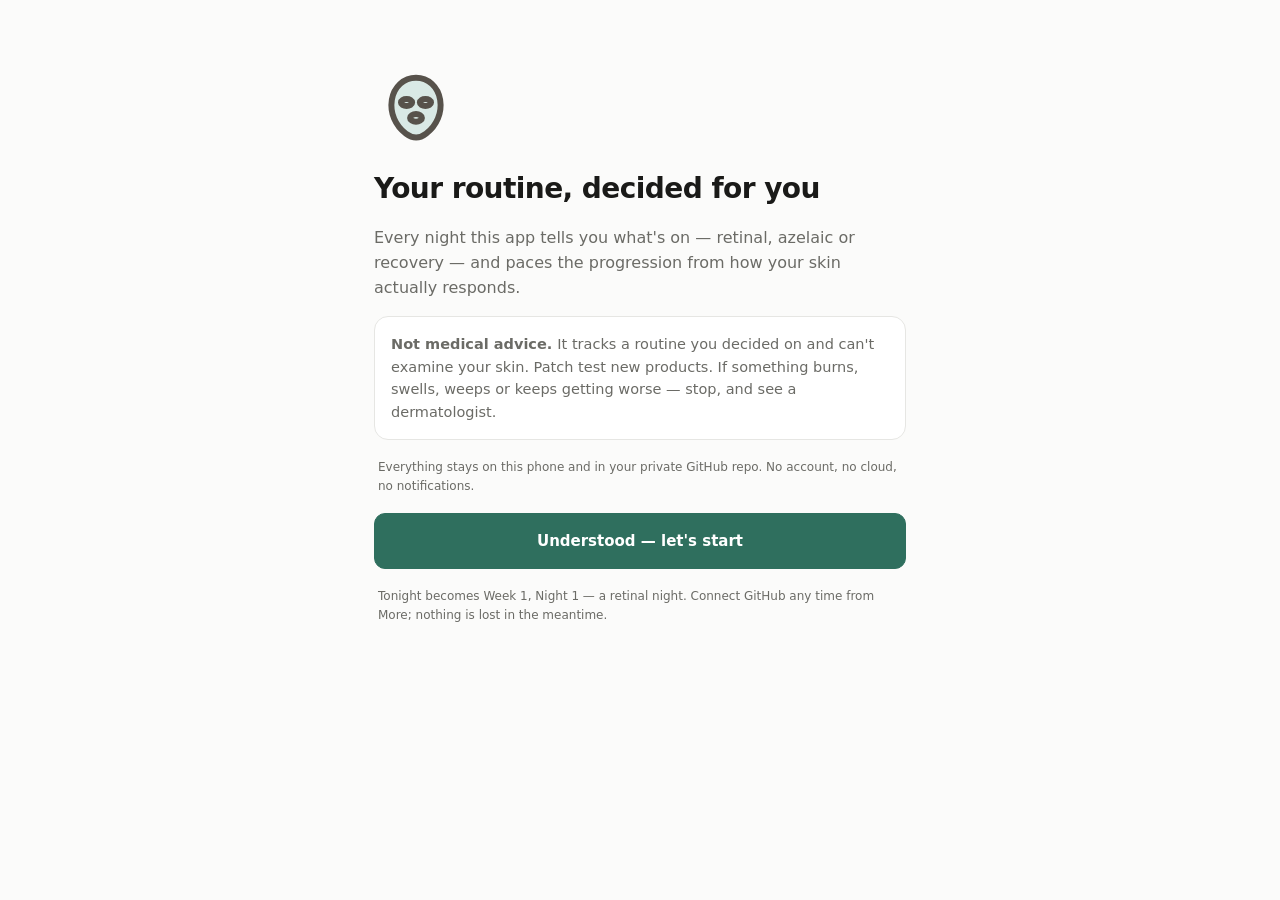
<file: index.html>
<!doctype html>
<html lang="en">
<head>
<meta charset="utf-8">
<meta name="viewport" content="width=device-width, initial-scale=1, viewport-fit=cover, user-scalable=no">
<title>Skincare</title>
<meta name="apple-mobile-web-app-capable" content="yes">
<meta name="apple-mobile-web-app-status-bar-style" content="default">
<meta name="apple-mobile-web-app-title" content="Skincare">
<meta name="theme-color" content="#FBFBFA">
<link rel="manifest" href="manifest.json">
<link rel="apple-touch-icon" href="icons/icon-180.png">
<link rel="icon" href="icons/icon-192.png">
<link rel="stylesheet" href="css/style.css">
</head>
<body>
<div id="app"></div>
<script type="module" src="js/app.js"></script>
</body>
</html>
</file>
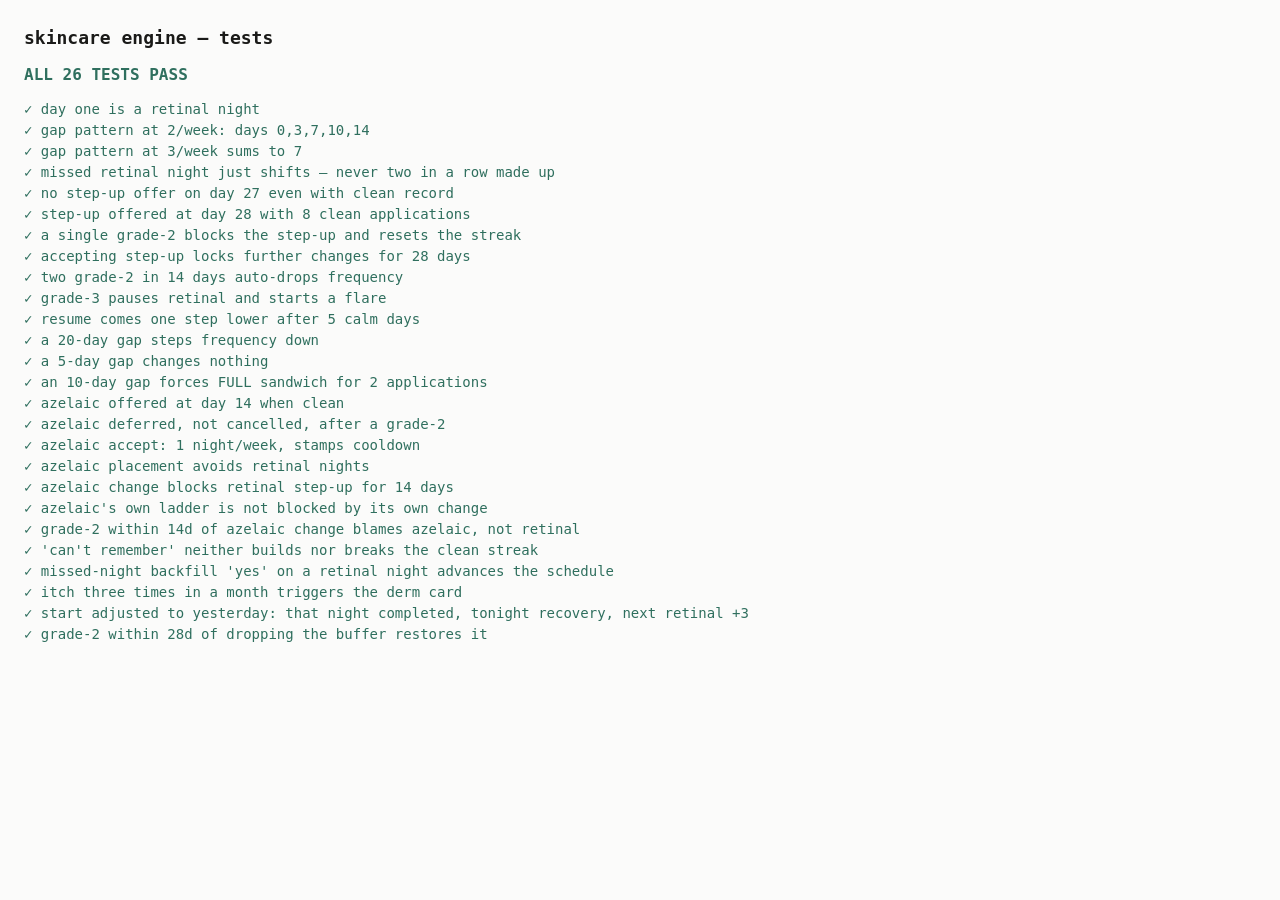
<file: tests.html>
<!doctype html>
<html lang="en">
<head>
<meta charset="utf-8">
<title>Engine tests</title>
<style>
  body { font: 14px/1.5 ui-monospace, monospace; margin: 24px; background: #FBFBFA; color: #1A1A18; }
  .pass { color: #2F6F5E; }
  .fail { color: #A63D3D; font-weight: 700; }
  h1 { font-size: 18px; }
  #summary { font-size: 16px; font-weight: 700; margin: 12px 0; }
</style>
</head>
<body>
<h1>skincare engine — tests</h1>
<div id="summary">running…</div>
<div id="out"></div>
<script type="module">
import { addDays, daysBetween } from "./js/util.js";
import { GAP_PATTERNS, nextRetinalDate, resolveNightType, isAzelaicNight, projectedRetinalSet } from "./js/schedule.js";
import * as E from "./js/engine.js";
import { SEED_STATE } from "./js/seed.js";

const out = document.getElementById("out");
let passes = 0, fails = 0;
function t(name, fn) {
  try {
    fn();
    passes++;
    out.insertAdjacentHTML("beforeend", `<div class="pass">✓ ${name}</div>`);
  } catch (e) {
    fails++;
    out.insertAdjacentHTML("beforeend", `<div class="fail">✗ ${name} — ${e.message}</div>`);
  }
}
function eq(a, b, msg = "") {
  if (JSON.stringify(a) !== JSON.stringify(b)) throw new Error(`${msg} expected ${JSON.stringify(b)}, got ${JSON.stringify(a)}`);
}
function ok(v, msg = "expected truthy") { if (!v) throw new Error(msg); }

const START = "2026-08-04";
function mkState() {
  const s = structuredClone(SEED_STATE);
  s.startDate = START;
  s.retinal.dwellStartDate = START;
  s.lastChange = { retinal: START, azelaic: null };
  return s;
}

// Simulate a completed night with a check-in of the given grade.
function doNight(state, nights, date, grade = 0, flags = []) {
  const { type } = resolveNightType(state, date);
  const night = { type, status: "completed", steps: [], checkIn: null };
  nights[date] = night;
  if (type === "retinal") E.onRetinalCompleted(state, date);
  const feel = grade === 0 ? "fine" : grade === 1 ? "dry" : "irritated";
  const g = E.gradeCheckIn(feel, grade >= 3 ? (flags.length ? flags : ["itchy"]) : []);
  night.checkIn = { grade: g.grade, label: g.label, flags: grade >= 3 ? (flags.length ? flags : ["itchy"]) : [], zones: [], triggers: [] };
  return E.applyCheckIn(state, nights, date, night.checkIn);
}

// Run n consecutive days from START, grade fn(date, i) -> grade or null to skip night entirely
function run(state, nights, days, gradeFn = () => 0) {
  for (let i = 0; i < days; i++) {
    const d = addDays(START, i);
    const g = gradeFn(d, i);
    if (g === null) continue;
    doNight(state, nights, d, g);
  }
  return addDays(START, days - 1);
}

// ---------- schedule ----------
t("day one is a retinal night", () => {
  const s = mkState();
  eq(resolveNightType(s, START).type, "retinal");
});

t("gap pattern at 2/week: days 0,3,7,10,14", () => {
  const s = mkState(), n = {};
  const retinalDays = [];
  for (let i = 0; i < 15; i++) {
    const d = addDays(START, i);
    if (resolveNightType(s, d).type === "retinal") { retinalDays.push(i); doNight(s, n, d, 0); }
    else doNight(s, n, d, 0);
  }
  eq(retinalDays, [0, 3, 7, 10, 14]);
});

t("gap pattern at 3/week sums to 7", () => {
  for (const f of [1, 2, 3, 4, 5, 6]) {
    eq(GAP_PATTERNS[f].reduce((a, b) => a + b, 0), 7, `freq ${f}`);
  }
});

t("missed retinal night just shifts — never two in a row made up", () => {
  const s = mkState(), n = {};
  doNight(s, n, START, 0);           // day 0 retinal
  // skip day 3 entirely (no log); open on day 4:
  const d4 = addDays(START, 4);
  eq(resolveNightType(s, d4).type, "retinal", "overdue retinal fires next open");
  doNight(s, n, d4, 0);
  // next retinal should be d4 + 4 (pattern index moved to gap 4)
  eq(nextRetinalDate(s), addDays(d4, 4));
});

// ---------- R1 step-up ----------
// (azelaic pre-dismissed in these: in real use she answers that card at day 14)
function mkStateNoAz() {
  const s = mkState();
  s.declines = { "azelaic-count": 2 };
  return s;
}

t("no step-up offer on day 27 even with clean record", () => {
  const s = mkStateNoAz(), n = {};
  const last = run(s, n, 27);
  eq(E.computeSuggestion(s, n, last, {})?.id, undefined);
});

t("step-up offered at day 28 with 8 clean applications", () => {
  const s = mkStateNoAz(), n = {};
  const last = run(s, n, 29); // day index 28 = day 29th night
  ok(s.retinal.cleanStreak >= 8, `cleanStreak ${s.retinal.cleanStreak}`);
  const sugg = E.computeSuggestion(s, n, last, {});
  eq(sugg?.id, "step-up");
});

t("a single grade-2 blocks the step-up and resets the streak", () => {
  const s = mkStateNoAz(), n = {};
  const last = run(s, n, 29, (d, i) => (i === 20 ? 2 : 0));
  eq(s.retinal.cleanStreak < 8 || E.computeSuggestion(s, n, last, {})?.id !== "step-up", true);
  const sugg = E.computeSuggestion(s, n, last, {});
  ok(sugg?.id !== "step-up", "should not offer step-up");
});

t("accepting step-up locks further changes for 28 days", () => {
  const s = mkStateNoAz(), n = {};
  const last = run(s, n, 29);
  const sugg = E.computeSuggestion(s, n, last, {});
  E.acceptSuggestion(s, n, last, sugg, "accept");
  eq(s.retinal.freq, 3);
  eq(s.retinal.stepUpLockUntil, addDays(last, 28));
});

// ---------- R4 step-down ----------
t("two grade-2 in 14 days auto-drops frequency", () => {
  const s = mkState(), n = {};
  run(s, n, 20, (d, i) => (i === 10 || i === 15 ? 2 : 0));
  eq(s.retinal.freq, 1);
  eq(s.retinal.phase, "RECOVERY");
  eq(s.retinal.sandwich, "FULL");
});

// ---------- R5 pause/resume ----------
t("grade-3 pauses retinal and starts a flare", () => {
  const s = mkState(), n = {};
  run(s, n, 10, (d, i) => (i === 9 ? 3 : 0));
  eq(s.retinal.phase, "PAUSED");
  eq(s.flare.active, true);
});

t("resume comes one step lower after 5 calm days", () => {
  const s = mkState(), n = {};
  run(s, n, 10, (d, i) => (i === 9 ? 3 : 0));
  const d9 = addDays(START, 9);
  // flare runs 3 days then resolved
  E.flareCheckIn(s, n, addDays(d9, 1), "better");
  E.flareCheckIn(s, n, addDays(d9, 2), "calm");
  E.resolveFlare(s, addDays(d9, 2));
  // five calm recovery nights
  for (let i = 3; i <= 7; i++) doNight(s, n, addDays(d9, i), 0);
  const events = E.tryAutoResume(s, n, addDays(d9, 8));
  ok(events.length > 0, "should resume");
  eq(s.retinal.freq, 1, "resumes at freqAtPause-1 = 1");
  eq(s.retinal.phase, "RECOVERY");
});

// ---------- gaps ----------
t("a 20-day gap steps frequency down", () => {
  const s = mkState(), n = {};
  doNight(s, n, START, 0); // freq 2, day 0 retinal
  const later = addDays(START, 20);
  E.gapAdjustIfNeeded(s, later);
  eq(s.retinal.freq, 1);
  eq(s.retinal.stepUpLockUntil, addDays(later, 14));
});

t("a 5-day gap changes nothing", () => {
  const s = mkState(), n = {};
  doNight(s, n, START, 0);
  E.gapAdjustIfNeeded(s, addDays(START, 5));
  eq(s.retinal.freq, 2);
});

t("an 10-day gap forces FULL sandwich for 2 applications", () => {
  const s = mkState(), n = {};
  doNight(s, n, START, 0);
  E.gapAdjustIfNeeded(s, addDays(START, 10));
  eq(s.retinal.forceFullCount, 2);
  eq(s.retinal.freq, 2);
});

// ---------- R10 azelaic ----------
t("azelaic offered at day 14 when clean", () => {
  const s = mkState(), n = {};
  const last = run(s, n, 15);
  const sugg = E.computeSuggestion(s, n, last, {});
  eq(sugg?.id, "azelaic-unlock");
});

t("azelaic deferred, not cancelled, after a grade-2", () => {
  const s = mkState(), n = {};
  let last = run(s, n, 15, (d, i) => (i === 12 ? 2 : 0));
  ok(E.computeSuggestion(s, n, last, {})?.id !== "azelaic-unlock", "deferred at day 14");
  // 14 clean days after the event → offered again
  for (let i = 15; i < 27; i++) doNight(s, n, addDays(START, i), 0);
  last = addDays(START, 26);
  eq(E.computeSuggestion(s, n, last, {})?.id, "azelaic-unlock");
});

t("azelaic accept: 1 night/week, stamps cooldown", () => {
  const s = mkState(), n = {};
  const last = run(s, n, 15);
  const sugg = E.computeSuggestion(s, n, last, {});
  E.acceptSuggestion(s, n, last, sugg, "accept");
  eq(s.azelaic.active, true);
  eq(s.azelaic.freq, 1);
  eq(s.lastChange.azelaic, last);
});

t("azelaic placement avoids retinal nights", () => {
  const s = mkState(), n = {};
  const last = run(s, n, 15);
  E.acceptSuggestion(s, n, last, E.computeSuggestion(s, n, last, {}), "accept");
  // over the next 7 days, azelaic night must not collide with projected retinal
  let azCount = 0;
  for (let i = 0; i < 7; i++) {
    const d = addDays(last, i + 1);
    if (isAzelaicNight(s, d)) {
      azCount++;
      const ret = projectedRetinalSet(s, d, d);
      ok(!ret.has(d), `azelaic on retinal night ${d}`);
    }
  }
  ok(azCount >= 1, "azelaic scheduled at least once a week");
});

// ---------- cooldown serialization ----------
t("azelaic change blocks retinal step-up for 14 days", () => {
  const s = mkState(), n = {};
  let last = run(s, n, 15);
  E.acceptSuggestion(s, n, last, E.computeSuggestion(s, n, last, {}), "accept"); // azelaic day 14
  // run clean through day 29 (dwell 28 + streak 8 satisfied)
  for (let i = 15; i < 29; i++) doNight(s, n, addDays(START, i), 0);
  last = addDays(START, 28);
  const sugg = E.computeSuggestion(s, n, last, {});
  ok(sugg?.id !== "step-up", `step-up must be cooldown-blocked, got ${sugg?.id}`);
});

t("azelaic's own ladder is not blocked by its own change", () => {
  const s = mkState(), n = {};
  let last = run(s, n, 15);
  E.acceptSuggestion(s, n, last, E.computeSuggestion(s, n, last, {}), "accept"); // day 14, anchored day 15, freq 1
  for (let i = 15; i <= 22; i++) doNight(s, n, addDays(START, i), 0);
  last = addDays(START, 22); // 7 days after the day-15 anchor
  const sugg = E.computeSuggestion(s, n, last, {});
  eq(sugg?.id, "azelaic-step", "1→2 step due after 7 clean days");
});

// ---------- attribution R12 ----------
t("grade-2 within 14d of azelaic change blames azelaic, not retinal", () => {
  const s = mkState(), n = {};
  let last = run(s, n, 15);
  E.acceptSuggestion(s, n, last, E.computeSuggestion(s, n, last, {}), "accept");
  // bump azelaic to 2 (day 22 — the ladder anchors on day 15)
  for (let i = 15; i <= 22; i++) doNight(s, n, addDays(START, i), 0);
  last = addDays(START, 22);
  E.acceptSuggestion(s, n, last, E.computeSuggestion(s, n, last, {}), "accept");
  eq(s.azelaic.freq, 2);
  const fBefore = s.retinal.freq;
  // grade-2 two days later
  doNight(s, n, addDays(START, 24), 2);
  eq(s.azelaic.freq, 1, "azelaic dropped");
  eq(s.retinal.freq, fBefore, "retinal untouched");
});

// ---------- unknown neutrality ----------
t("'can't remember' neither builds nor breaks the clean streak", () => {
  const s = mkState(), n = {};
  run(s, n, 10);
  const streak = s.retinal.cleanStreak;
  n[addDays(START, 10)] = { type: "recovery", status: "unknown", backfilled: true };
  // no applyCheckIn for unknown nights; verify streak unchanged and suggestion logic unaffected
  eq(s.retinal.cleanStreak, streak);
});

// ---------- missed nights ----------
t("missed-night backfill 'yes' on a retinal night advances the schedule", () => {
  const s = mkState(), n = {};
  s.lastOpenedDate = START;
  doNight(s, n, START, 0);
  // she never opens the app on day 3 (retinal) or day 4; opens day 5
  const d5 = addDays(START, 5);
  const missed = E.missedNightDates(s, n, d5);
  ok(missed.includes(addDays(START, 3)), "day 3 in missed list");
  const entry = E.answerMissedNight(s, n, addDays(START, 3), "yes", "retinal");
  eq(entry.status, "completed");
  eq(s.retinal.lastRetinalDate, addDays(START, 3));
});

// ---------- escalation ----------
t("itch three times in a month triggers the derm card", () => {
  const s = mkState(), n = {};
  run(s, n, 12, (d, i) => (i === 3 || i === 6 ? 3 : 0)); // grade-3 sets flags itchy
  // third itch occasion
  n[addDays(START, 12)] = { type: "recovery", checkIn: { grade: 2, flags: ["itchy"], zones: [], triggers: [] } };
  E.checkEscalation(s, n, addDays(START, 12));
  eq(s.escalation.active, true);
});

// ---------- start-date adjustment ----------
t("start adjusted to yesterday: that night completed, tonight recovery, next retinal +3", () => {
  const s = mkState(); // START = Tue 2026-08-04
  const entry = E.adjustStart(s, "2026-08-03"); // real first night was Monday
  eq(entry.status, "completed");
  eq(entry.type, "retinal");
  eq(s.startDate, "2026-08-03");
  eq(resolveNightType(s, "2026-08-04").type, "recovery", "tonight must not be retinal");
  eq(nextRetinalDate(s), "2026-08-06", "next retinal is Thursday, Mon+3");
});

// ---------- sandwich revert ----------
t("grade-2 within 28d of dropping the buffer restores it", () => {
  const s = mkState(), n = {};
  s.retinal.sandwich = "OPEN";
  s.retinal.sandwichChangedOn = START;
  n[addDays(START, 5)] = { type: "retinal", checkIn: { grade: 2, flags: [], zones: [], triggers: [] } };
  E.sandwichRevertIfNeeded(s, n, addDays(START, 5));
  eq(s.retinal.sandwich, "FULL");
});

document.getElementById("summary").textContent =
  fails === 0 ? `ALL ${passes} TESTS PASS` : `${fails} FAILED, ${passes} passed`;
document.getElementById("summary").className = fails === 0 ? "pass" : "fail";
</script>
</body>
</html>
</file>
<file: css/style.css>
/* Light and clinical. Big tap targets, one clear thing at a time. */

* { box-sizing: border-box; -webkit-tap-highlight-color: transparent; }

:root {
  --bg: #FBFBFA;
  --surface: #FFFFFF;
  --border: #E6E6E3;
  --text: #1A1A18;
  --text-muted: #6B6B66;
  --accent: #2F6F5E;
  --accent-soft: #E8F1EE;
  --warn: #B4741F;
  --warn-soft: #FBF1E2;
  --alert: #A63D3D;
  --alert-soft: #F9EBEB;
  --radius: 14px;
  --tap-min: 56px;
  --fs-step: 19px;
}

html, body { margin: 0; padding: 0; background: var(--bg); color: var(--text); }
body {
  font: 16px/1.5 -apple-system, BlinkMacSystemFont, "SF Pro Text", system-ui, sans-serif;
  -webkit-font-smoothing: antialiased;
  padding-bottom: calc(86px + env(safe-area-inset-bottom));
}
button { font: inherit; color: inherit; background: none; border: none; padding: 0; text-align: inherit; }
button:active, .step:active, .prow:active, .mrow:active { opacity: .7; }
h1, h2, h3, p { margin: 0; }

/* header */
.apphead {
  position: sticky; top: 0; z-index: 5;
  padding: calc(10px + env(safe-area-inset-top)) 18px 12px;
  background: var(--bg); border-bottom: 1px solid var(--border);
}
.row1 { display: flex; align-items: center; justify-content: space-between; }
.date { font-size: 22px; font-weight: 640; letter-spacing: -0.02em; }
.sync { display: flex; align-items: center; gap: 6px; font-size: 12px; color: var(--text-muted); min-height: 32px; }
.dot { width: 9px; height: 9px; border-radius: 50%; background: var(--accent); }
.dot.amber { background: var(--warn); }
.dot.red { background: var(--alert); }

/* layout */
.screen { padding: 14px 14px 24px; display: flex; flex-direction: column; gap: 10px; max-width: 560px; margin: 0 auto; }
.view-title { font-size: 22px; font-weight: 640; letter-spacing: -0.02em; padding: 4px 2px; }
.sec {
  font-size: 11.5px; font-weight: 680; letter-spacing: .09em; text-transform: uppercase;
  color: var(--text-muted); margin: 8px 2px 0;
}

/* tonight head */
.nt-head { display: flex; flex-direction: column; gap: 8px; align-items: flex-start; }
.pill {
  display: inline-block; padding: 6px 12px; border-radius: 999px;
  font-size: 13.5px; font-weight: 620; background: var(--accent-soft); color: var(--accent);
}
.pill.recovery { background: #EFEFEC; color: var(--text-muted); }
.pill.rescue { background: var(--warn-soft); color: var(--warn); }
.why { font-size: 13.5px; color: var(--text-muted); }
.past-band {
  width: 100%;
  background: var(--warn-soft); color: var(--warn); font-size: 12.5px; font-weight: 620;
  text-align: center; padding: 8px; border-radius: 9px; border: 1px solid #ECD8B4;
}
.progress { height: 3px; background: var(--border); border-radius: 2px; overflow: hidden; }
.progress i { display: block; height: 100%; background: var(--accent); transition: width .2s; }
.makeup-toggle { font-size: 12.5px; color: var(--text-muted); padding: 0 2px; min-height: 28px; }

/* steps */
.step {
  background: var(--surface); border: 1px solid var(--border); border-radius: var(--radius);
  padding: 15px 16px; display: flex; gap: 13px; align-items: flex-start; min-height: var(--tap-min);
  cursor: pointer;
}
.step.optional { border-style: dashed; }
.box {
  width: 24px; height: 24px; border-radius: 50%; border: 2px solid #C9C9C4;
  flex: none; margin-top: 1px; position: relative;
}
.step.done .box { background: var(--accent); border-color: var(--accent); }
.step.done .box::after {
  content: ""; position: absolute; left: 6.5px; top: 2.5px; width: 6px; height: 11px;
  border: solid #fff; border-width: 0 2.2px 2.2px 0; transform: rotate(43deg);
}
.step-body { flex: 1; }
.step .lbl { font-size: var(--fs-step); line-height: 1.3; font-weight: 520; }
.step .prod { font-size: 14px; color: var(--text-muted); margin-top: 2px; }
.step .note { font-size: 13.5px; color: var(--text-muted); margin-top: 7px; line-height: 1.45; white-space: pre-line; }
.step.done .lbl, .step.done .prod { color: var(--text-muted); font-weight: 460; }
.tag {
  font-size: 10.5px; font-weight: 640; letter-spacing: .05em; text-transform: uppercase;
  color: var(--text-muted); background: #F0F0EC; padding: 2px 6px; border-radius: 4px;
  margin-left: 7px; vertical-align: 2px;
}
.step .skip-btn { flex: none; margin-top: -1px; min-height: 32px; padding: 5px 11px; font-size: 12.5px; }
.step.skipped { border-style: dashed; background: transparent; }
.step.skipped .box { border-style: dashed; }
.step.skipped .box::after {
  content: ""; position: absolute; left: 4px; top: 9px; width: 12px; height: 2px;
  background: #C9C9C4; border-radius: 1px;
}
.step.skipped .lbl { color: var(--text-muted); text-decoration: line-through; font-weight: 460; }
.step.skipped .step-ic { opacity: .4; }
.step.timer { border-color: var(--accent); background: var(--accent-soft); cursor: default; }
.timer-right { text-align: right; display: flex; flex-direction: column; gap: 6px; align-items: flex-end; }
.count { font-size: 30px; font-weight: 640; color: var(--accent); letter-spacing: -0.02em; font-variant-numeric: tabular-nums; }
.btn-sm {
  font-size: 14px; font-weight: 600; color: var(--accent); background: var(--surface);
  border: 1px solid var(--accent); border-radius: 9px; padding: 9px 14px; min-height: 40px; cursor: pointer;
}
.btn-sm.ghost { border-color: var(--border); color: var(--text-muted); }
.btn-sm[disabled] { opacity: .35; pointer-events: none; }

/* cards */
.card {
  background: var(--surface); border: 1px solid var(--border);
  border-radius: var(--radius); padding: 16px; display: flex; flex-direction: column; gap: 10px;
}
.card h3 { font-size: 18px; font-weight: 640; letter-spacing: -0.01em; }
.card p { font-size: 14.5px; color: var(--text-muted); line-height: 1.5; }
.card .sub, .sub { font-size: 13px; color: var(--text-muted); }
.card.ok-soft, .sugg.ok { background: var(--accent-soft); border-color: #C3DCD3; }
.card.warn-soft, .sugg.warn { background: var(--warn-soft); border-color: #ECD8B4; }
.card.alert-soft, .sugg.alert { background: var(--alert-soft); border-color: #EBC9C9; }
.card-sect { border-top: 1px solid var(--border); padding-top: 12px; display: flex; flex-direction: column; gap: 8px; }
.card-sect.alert-soft { border: 1px solid #EBC9C9; background: var(--alert-soft); border-radius: 10px; padding: 12px; }
.ev.ok { background: var(--accent-soft); border-color: #C3DCD3; }
.ev.warn { background: var(--warn-soft); border-color: #ECD8B4; }
.ev.alert { background: var(--alert-soft); border-color: #EBC9C9; }
.ev.info { background: var(--surface); }
.big { font-size: 16px; color: var(--text); }
.ok-text { color: var(--accent); font-weight: 600; font-size: 14px; }
.warn-text { color: var(--warn); font-weight: 600; font-size: 14px; }

.why-fold .exp { font-size: 13px; color: var(--accent); font-weight: 600; cursor: pointer; }
.why-text { font-size: 13px; border-top: 1px solid rgba(0,0,0,.08); padding-top: 10px; }

/* choices & chips */
.choices { display: flex; gap: 8px; }
.choices.stack { flex-direction: column; }
.choice {
  flex: 1; text-align: center; padding: 15px 10px; border-radius: 11px; font-size: 15px;
  font-weight: 600; border: 1px solid var(--border); background: var(--surface); min-height: var(--tap-min);
  display: flex; align-items: center; justify-content: center; line-height: 1.25; cursor: pointer;
}
.choice.primary { background: var(--accent); border-color: var(--accent); color: #fff; }
.choice.warn-line { border-color: #E2CFA8; color: var(--warn); }
.choice.alert-line { border-color: #E7C0C0; color: var(--alert); }
.choice.disabled { opacity: .4; }
.choice.big { width: 100%; }
.chips { display: flex; flex-wrap: wrap; gap: 7px; }
.chip {
  font-size: 13.5px; padding: 10px 13px; border-radius: 999px; min-height: 40px;
  border: 1px solid var(--border); background: var(--surface); color: var(--text-muted); cursor: pointer;
}
.chip.on { background: var(--accent); border-color: var(--accent); color: #fff; font-weight: 600; }

/* face map */
.facemap { display: flex; gap: 14px; align-items: center; }
.facemap-svg { width: 116px; flex: none; }
.zone { fill: #EFEFEB; stroke: #D6D6D0; stroke-width: 1.2; cursor: pointer; }
.zone.on { fill: var(--alert); stroke: var(--alert); fill-opacity: .8; }
.facelist { font-size: 13.5px; color: var(--text-muted); line-height: 1.6; }

/* rescue */
.rescue-btn {
  margin-top: 8px; text-align: center; font-size: 14.5px; color: var(--text-muted);
  padding: 16px; border: 1px dashed var(--border); border-radius: var(--radius);
  background: var(--surface); cursor: pointer; min-height: var(--tap-min);
}
.rescue-btn.on { border-style: solid; color: var(--warn); border-color: #E2CFA8; background: var(--warn-soft); }

/* day nav */
.daynav { display: flex; justify-content: space-between; align-items: center; margin-top: 4px; }

/* products */
.prow {
  background: var(--surface); border: 1px solid var(--border); border-radius: var(--radius);
  padding: 13px 15px; display: flex; align-items: center; gap: 11px; min-height: var(--tap-min); cursor: pointer;
}
.prow .nm { font-size: 15.5px; font-weight: 540; line-height: 1.3; }
.prow .sub { font-size: 12.5px; color: var(--text-muted); margin-top: 2px; }
.prow.locked { opacity: .55; border-style: dashed; }
.prow.never { border-color: #EBC9C9; }
.prow.open { border-bottom-left-radius: 0; border-bottom-right-radius: 0; }
.prow-open .prow-detail {
  background: var(--surface); border: 1px solid var(--border); border-top: none;
  border-radius: 0 0 var(--radius) var(--radius); padding: 14px 15px; display: flex; flex-direction: column; gap: 8px;
}
.badge {
  margin-left: auto; flex: none; font-size: 10.5px; font-weight: 660; letter-spacing: .04em;
  text-transform: uppercase; padding: 4px 7px; border-radius: 5px;
  background: #F0F0EC; color: var(--text-muted);
}
.badge.act { background: var(--accent-soft); color: var(--accent); }
.badge.alert { background: var(--alert-soft); color: var(--alert); }
.addbtn {
  border: 1px solid var(--accent); color: var(--accent); background: var(--surface);
  border-radius: var(--radius); padding: 16px; text-align: center; font-size: 15.5px; font-weight: 620;
  min-height: var(--tap-min); cursor: pointer;
}

/* forms */
.field { display: flex; flex-direction: column; gap: 7px; margin-top: 6px; }
.flabel { font-size: 13.5px; font-weight: 620; }
.inputline {
  border: 1px solid var(--border); background: var(--surface); border-radius: 10px;
  padding: 13px 14px; font-size: 15px; color: var(--text); width: 100%; min-height: 48px;
}
textarea.inputline { resize: vertical; }
.stars { font-size: 30px; letter-spacing: 6px; color: var(--accent); cursor: pointer; }
.stars .off { color: #D8D8D3; }

/* calendar */
.cal { background: var(--surface); border: 1px solid var(--border); border-radius: var(--radius); padding: 15px; }
.calhead { display: flex; justify-content: space-between; align-items: center; margin-bottom: 12px; }
.calhead .m { font-size: 16.5px; font-weight: 640; }
.dow { display: grid; grid-template-columns: repeat(7, 1fr); gap: 5px; margin-bottom: 6px; }
.dow span { text-align: center; font-size: 10.5px; font-weight: 640; color: var(--text-muted); }
.days { display: grid; grid-template-columns: repeat(7, 1fr); gap: 5px; }
.d {
  aspect-ratio: 1; border-radius: 8px; display: flex; align-items: center; justify-content: center;
  font-size: 12.5px; color: var(--text-muted); background: #F4F4F1; position: relative;
}
.d.retinal { background: var(--accent); color: #fff; font-weight: 640; }
.d.azelaic { background: var(--surface); border: 2px solid var(--accent); color: var(--accent); font-weight: 640; }
.d.recovery { background: #EDEDE9; }
.d.rescue { background: var(--warn-soft); color: var(--warn); }
.d.missed { background: transparent; border: 1.5px dashed #CFCFC9; }
.d.unknown { background: transparent; border: 1px solid var(--border); }
.d.empty, .d.future { background: transparent; }
.d.future { color: #D5D5D0; }
.d .mk { position: absolute; bottom: 3px; width: 5px; height: 5px; border-radius: 50%; }
.d .mk.w { background: var(--warn); }
.d .mk.a { background: var(--alert); }
.d .mk.n { bottom: auto; top: 3px; right: 3px; background: #A9A49C; box-shadow: 0 0 0 1.5px var(--surface); }
.legend { display: flex; flex-wrap: wrap; gap: 9px 14px; margin-top: 13px; }
.legend span { font-size: 11.5px; color: var(--text-muted); display: flex; align-items: center; gap: 5px; }
.sw { width: 12px; height: 12px; border-radius: 3.5px; }
.sw.retinal { background: var(--accent); }
.sw.azelaic { background: var(--surface); border: 2px solid var(--accent); }
.sw.recovery { background: #EDEDE9; }
.sw.rescue { background: var(--warn-soft); border: 1px solid #ECD8B4; }
.sw.missed { border: 1.5px dashed #CFCFC9; }
.sw.dot { background: var(--alert); border-radius: 50%; width: 8px; height: 8px; }
.sw.ndot { background: #A9A49C; border-radius: 50%; width: 8px; height: 8px; }
.d.has-note { cursor: pointer; }

/* floating note peek over a calendar day */
.notepop {
  position: fixed; z-index: 60; max-width: 240px; background: #3A3833; color: #FAFAF8;
  border-radius: 11px; padding: 10px 13px; font-size: 13.5px; line-height: 1.45;
  box-shadow: 0 8px 24px rgba(40, 38, 33, .22); white-space: pre-line;
  opacity: 0; transform: translateY(5px); transition: opacity .18s, transform .18s;
}
.notepop.show { opacity: 1; transform: none; }
.notepop-date {
  font-size: 10.5px; font-weight: 640; letter-spacing: .05em; text-transform: uppercase;
  color: #B9B5AD; margin-bottom: 4px;
}

/* night note */
.night-note {
  background: var(--surface); border: 1px solid var(--border); border-radius: var(--radius);
  padding: 13px 16px; display: flex; gap: 11px; align-items: flex-start; cursor: pointer;
  font-size: 14px; line-height: 1.45; color: var(--text);
}
.night-note .note-body { flex: 1; white-space: pre-line; }
.night-note .note-cap {
  display: block; font-size: 10.5px; font-weight: 640; letter-spacing: .05em;
  text-transform: uppercase; color: var(--text-muted); margin-bottom: 3px;
}
.night-note .note-edit { font-size: 12.5px; color: var(--text-muted); }
.night-note .note-ic { margin-top: 2px; color: #57524B; }
.flare-row { display: flex; justify-content: space-between; font-size: 14px; padding: 6px 0; border-top: 1px solid var(--border); }

/* photos */
.photogrid { display: grid; grid-template-columns: repeat(3, 1fr); gap: 7px; }
.photocell {
  aspect-ratio: 3/4; border-radius: 9px; background: #EFE9E3 center/cover no-repeat;
  position: relative; cursor: pointer; overflow: hidden;
}
.photocell.sel { outline: 3px solid var(--accent); }
.photocap {
  position: absolute; left: 0; right: 0; bottom: 0; font-size: 10.5px; font-weight: 640;
  color: #fff; background: linear-gradient(transparent, rgba(0,0,0,.55)); padding: 14px 6px 5px;
}
.pending { font-size: 11px; color: var(--text-muted); position: absolute; inset: 0; display: flex; align-items: center; justify-content: center; text-align: center; }
.compare { position: relative; aspect-ratio: 3/4; border-radius: 11px; overflow: hidden; touch-action: none; }
.cphoto { position: absolute; inset: 0; background: #EFE9E3 center/cover no-repeat; }
.cphoto.b { transition: opacity .15s; }
.divider { position: absolute; top: 0; bottom: 0; width: 2px; background: #fff; box-shadow: 0 0 6px rgba(0,0,0,.3); }
.handle {
  position: absolute; left: 50%; top: 50%; transform: translate(-50%,-50%);
  width: 40px; height: 40px; border-radius: 50%; background: #fff;
  box-shadow: 0 2px 10px rgba(0,0,0,.3); display: flex; align-items: center; justify-content: center;
  font-size: 14px; color: var(--text-muted);
}
.compare-caps { display: flex; justify-content: space-between; font-size: 12.5px; color: var(--text-muted); }

/* review details */
.rd-row { display: flex; gap: 10px; padding: 5px 0; border-bottom: 1px solid var(--border); font-size: 14px; }
.rd-row:last-of-type { border-bottom: none; }
.rd-l { color: var(--text-muted); width: 88px; flex: none; font-size: 13px; padding-top: 1px; }
.rd-v { flex: 1; }
.rd-note { font-size: 14px; font-style: italic; color: var(--text); padding-top: 6px; }

/* icons */
.ic { display: inline-flex; flex: none; }
.ic svg { width: 22px; height: 22px; }
.step-ic { margin-top: 2px; color: #57524B; }
.step.done .step-ic { opacity: .4; }
.pill { display: inline-flex; align-items: center; gap: 6px; }
.pill .ic svg { width: 15px; height: 15px; }
.p-ic { color: #57524B; }
.p-ic svg { width: 24px; height: 24px; }
.tab-ic svg { width: 23px; height: 23px; }
.empty-ic { display: flex; justify-content: center; padding: 16px 0 4px; color: #6B6B66; }
.empty-ic svg { width: 60px; height: 60px; }
.onboard-ic { display: flex; justify-content: flex-start; padding: 4px 0; color: #57524B; }
.onboard-ic svg { width: 84px; height: 84px; }
.disc.center { text-align: center; }

/* swipe-to-delete */
.swipe-wrap { position: relative; overflow: hidden; border-radius: var(--radius); }
.swipe-wrap .prow { position: relative; z-index: 1; }
.swipe-del {
  position: absolute; top: 0; right: 0; bottom: 0; width: 88px;
  background: var(--alert); color: #fff; font-weight: 640; font-size: 14px;
  display: flex; align-items: center; justify-content: center;
  border-radius: 0 var(--radius) var(--radius) 0; cursor: pointer;
}

/* extras */
.step.extra { border-style: dashed; cursor: default; }
.extra-btn {
  text-align: center; font-size: 14px; color: var(--text-muted); cursor: pointer;
  padding: 12px; border: 1px dashed var(--border); border-radius: var(--radius);
  background: none; min-height: 48px; width: 100%;
}

/* more */
.mrow {
  background: var(--surface); border: 1px solid var(--border); border-radius: var(--radius);
  padding: 16px 15px; display: flex; align-items: center; justify-content: space-between;
  font-size: 16px; min-height: var(--tap-min); cursor: pointer;
}
.mrow .sub { font-size: 12.5px; color: var(--text-muted); margin-top: 2px; }
.mrow .arw { color: #C2C2BC; }
.mpanel {
  background: var(--surface); border: 1px solid var(--border); border-top: none;
  border-radius: 0 0 var(--radius) var(--radius); padding: 14px 15px; margin-top: -10px;
  display: flex; flex-direction: column; gap: 10px;
}
.estep { display: flex; justify-content: space-between; align-items: center; padding: 8px 0; border-bottom: 1px solid var(--border); gap: 8px; }
.estep-lbl { font-size: 14.5px; flex: 1; }
.estep-btns { display: flex; gap: 5px; }
.disc { font-size: 12px; color: var(--text-muted); line-height: 1.5; padding: 2px 4px; }
.big-disc { padding: 12px 6px 0; }

/* tabs */
.tabs {
  position: fixed; left: 0; right: 0; bottom: 0; z-index: 10;
  height: calc(72px + env(safe-area-inset-bottom));
  display: flex; background: var(--surface); border-top: 1px solid var(--border);
  padding-bottom: env(safe-area-inset-bottom);
}
.tab {
  flex: 1; display: flex; flex-direction: column; align-items: center; justify-content: center;
  gap: 4px; font-size: 11px; color: var(--text-muted); font-weight: 560; text-decoration: none;
}
.tab.on { color: var(--accent); font-weight: 680; }
.glyph { width: 22px; height: 22px; }

/* onboarding */
.onboard { padding-top: 60px; gap: 16px; }
.onboard-title { font-size: 28px; font-weight: 660; letter-spacing: -0.02em; }
.onboard p { color: var(--text-muted); line-height: 1.55; }
</file>
